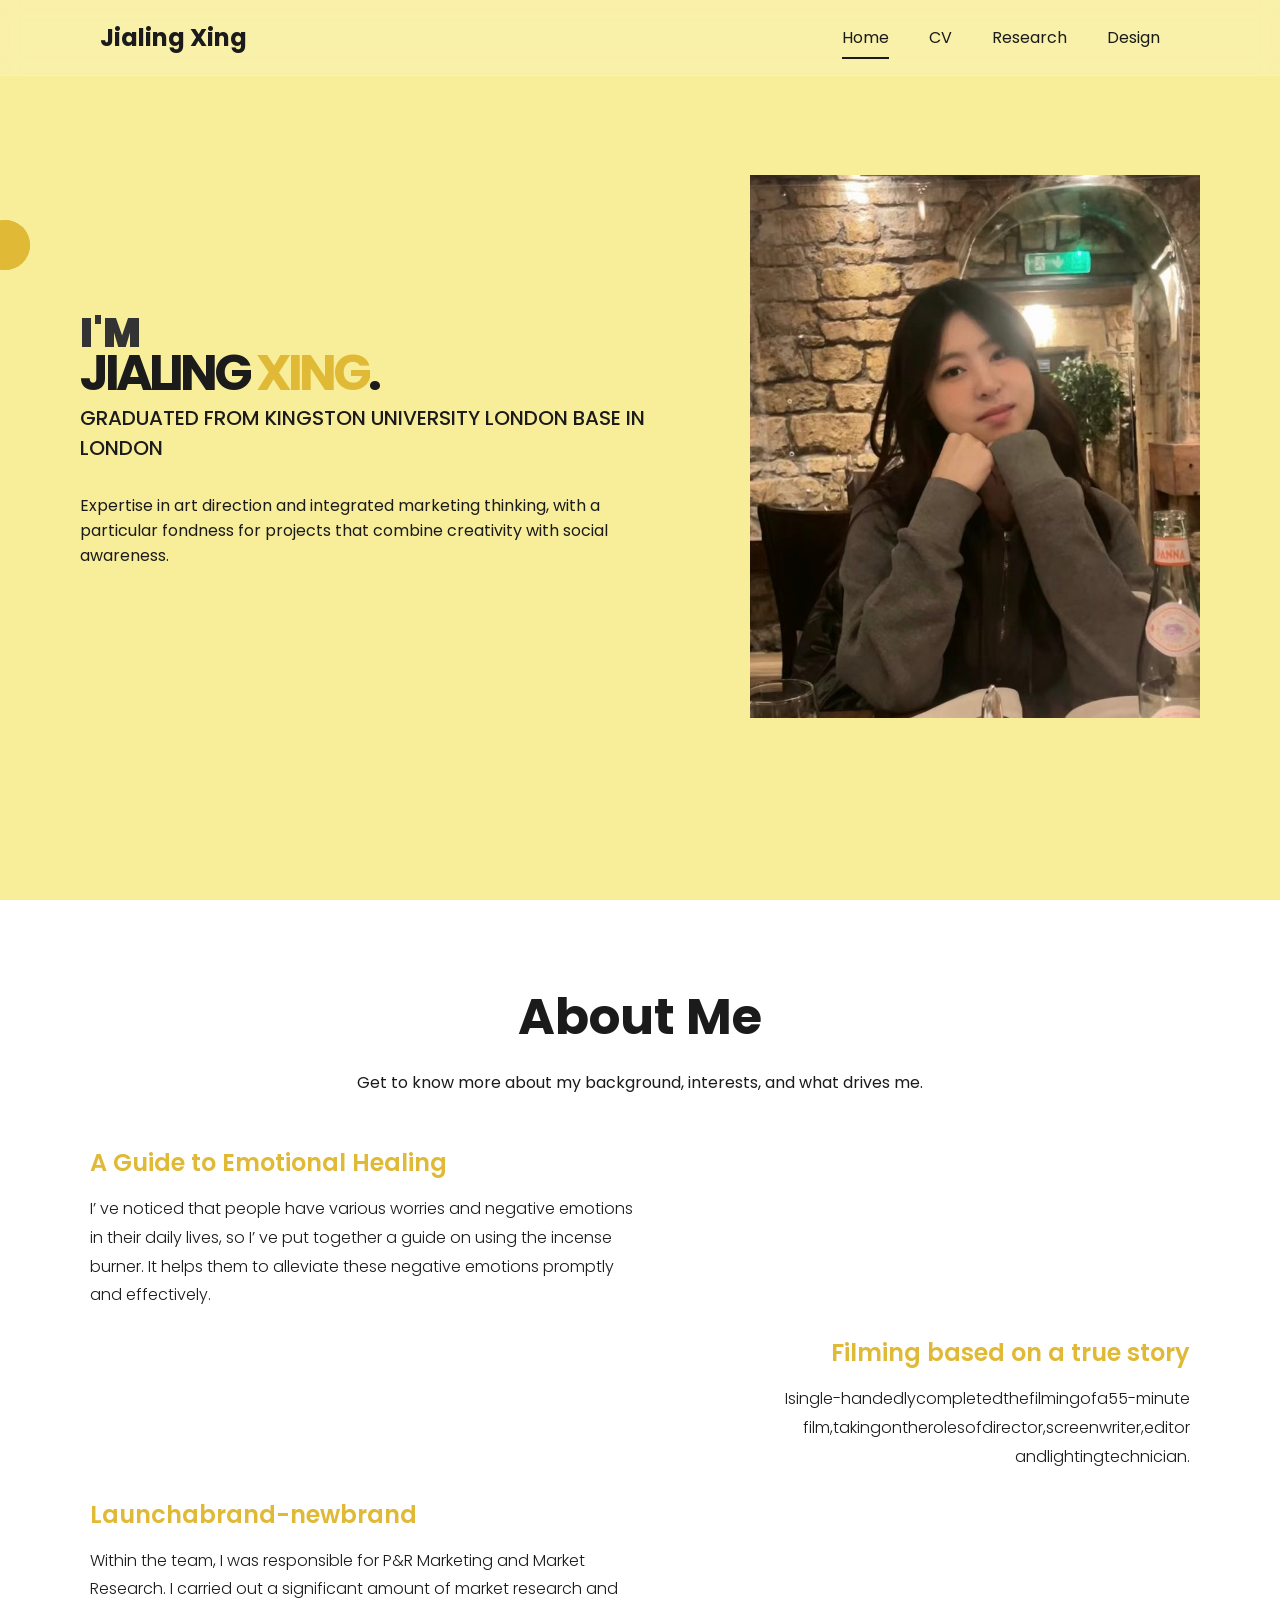
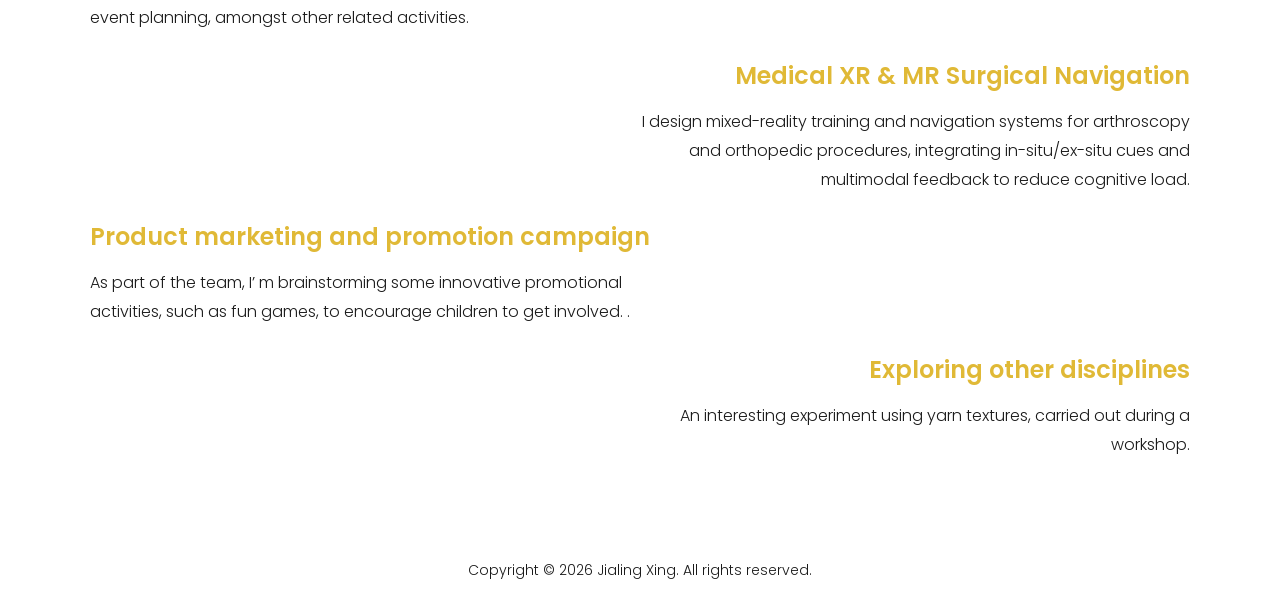
<file: index.html>
<!DOCTYPE html>
<html lang="en">

<head>
    <meta charset="UTF-8">
    <meta name="viewport" content="width=device-width, initial-scale=1.0">
    <title>Home - Jialing Xing Portfolio</title>
    <link rel="stylesheet" href="https://cdnjs.cloudflare.com/ajax/libs/font-awesome/5.15.3/css/all.min.css"
        integrity="sha512-iBBXm8fW90+nuLcSKlbmrPcLa0OT92xO1BIsZ+ywDWZCvqsWgccV3gFoRBv0z+8dLJgyAHIhR35VZc2oM/gI1w=="
        crossorigin="anonymous" referrerpolicy="no-referrer" />
    <link rel="stylesheet" href="./common.css">

    <!-- Home Page Styles -->
    <style>
        /* Home Page Container */
        .home-page-container {
            width: 100%;
            display: flex;
            flex-direction: column;
            align-items: center;
            justify-content: flex-start;
            background: transparent;
            scroll-snap-type: y mandatory;

        }

        /* Hero Section */
        .hero-section {
            display: flex;
            justify-content: space-between;
            align-items: center;
            height: 100dvh;
            padding: 0 80px;
            width: 100%;
            background-color: #F8EE99;
            gap: 60px;
        }

        .hero-content {
            flex: 1;
            max-width: 600px;
            z-index: 2;
        }

        .hero-animation {
            flex: 1;
            height: 80%;
            max-width: 600px;
            position: relative;
            z-index: 1;
            display: flex;
            align-items: center;
            justify-content: center;
        }

        .hero-greeting {
            color: var(--gray);
            font-size: 40px;
            text-transform: uppercase;
            font-weight: 900;
        }

        .hero-name {
            line-height: 20px;
            font-size: 50px;
            letter-spacing: -4px;
            text-transform: uppercase;
            color: var(--white);
            margin-bottom: 20px;
        }

        .hero-name-highlight {
            color: var(--primary);
        }

        .hero-title {
            color: var(--white);
            font-size: 20px;
            text-transform: uppercase;
            font-weight: 500;
            margin-bottom: 30px;
        }

        .hero-description {
            margin-bottom: 30px;
            color: var(--white);
        }

        .profile-image-wrapper {
            flex-basis: 50%;
        }

        .profile-image {
            width: 100%;
            max-width: 450px;
            height: auto;
            object-fit: cover;
        }

        .decorative-circles span {
            width: 50px;
            height: 50px;
            position: absolute;
            top: 220px;
            left: -20px;
            border-radius: 50%;
            background-color: var(--primary);
        }

        /* About Me Section */
        .about-section {
            width: 100%;
            max-width: 1200px;
            padding: 80px 50px;
            text-align: center;
            background: transparent;
            display: flex;
            flex-direction: column;
            justify-content: center;
            scroll-snap-align: start;
            scroll-snap-stop: always;
        }

        .about-section-title {
            font-size: 50px;
            color: var(--white);
            margin-bottom: 15px;
        }

        .about-section-description {
            color: var(--white);
            font-size: 16px;
        }

        .about-content-wrapper {
            display: grid;
            margin-top: 50px;
            width: 100%;
        }

        .about-introduction {
            text-align: left;
        }

        .about-subtitle {
            color: var(--primary);
            font-size: 24px;
            margin-bottom: 15px;
            margin-top: 25px;
            font-weight: 600;
        }

        .about-subtitle:first-child {
            margin-top: 0;
        }

        .about-paragraph {
            color: var(--white);
            line-height: 1.8;
            font-weight: 300;
            font-size: 16px;
        }

        /* Mobile Responsive Design */
        @media screen and (max-width: 768px) {

            /* Hero Section Mobile */
            .hero-section {
                flex-direction: column-reverse;
                padding: 20px;
                justify-content: center;
                gap: 30px;
            }

            .hero-content {
                flex: none;
                max-width: 100%;
                text-align: center;
            }

            .hero-animation {
                display: none;
            }

            .hero-greeting {
                font-size: 24px;
            }

            .hero-name {
                font-size: 32px;
                line-height: 1.2;
                letter-spacing: -2px;
                margin-bottom: 15px;
            }

            .hero-title {
                font-size: 14px;
                letter-spacing: 3px;
                margin-bottom: 20px;
            }

            .hero-description {
                width: 100%;
                font-size: 14px;
                margin-bottom: 25px;
            }

            /* About Section Mobile */
            .about-section {
                padding: 60px 20px;
            }

            .about-section-title {
                font-size: 32px;
                margin-bottom: 12px;
            }

            .about-section-description {
                font-size: 14px;
            }

            .about-content-wrapper {
                margin-top: 30px;
            }

            .about-introduction {
                text-align: center;
            }

            .about-subtitle {
                font-size: 20px;
                margin-top: 30px;
                margin-bottom: 12px;
                text-align: center !important;
            }

            .about-subtitle:first-child {
                margin-top: 0;
            }

            .about-paragraph {
                font-size: 14px;
                line-height: 1.7;
                width: 100% !important;
                text-align: center !important;
                margin-left: auto !important;
                margin-right: auto !important;
            }

            /* Decorative circles hide on mobile */
            .decorative-circles {
                display: none;
            }

            .profile-image {
                max-width: 260px;
            }
        }

        /* Tablet Responsive Design */
        @media screen and (max-width: 1024px) and (min-width: 769px) {
            .hero-section {
                padding: 0 40px;
                gap: 40px;
            }

            .hero-content {
                max-width: 450px;
            }

            .hero-animation {
                max-width: 450px;
            }

            .hero-greeting {
                font-size: 32px;
            }

            .hero-name {
                font-size: 42px;
            }

            .hero-title {
                font-size: 18px;
            }

            .hero-description {
                width: 90%;
            }

            .about-section {
                padding: 70px 40px;
            }

            .about-section-title {
                font-size: 42px;
            }

            .about-subtitle {
                font-size: 22px;
            }

            .about-paragraph {
                width: 70% !important;
            }


        }
    </style>
</head>

<body>
    <!-- Preloader -->


    <!-- Theme Toggle Buttons -->
   

    <header>
        <!-- Navigation Bar -->
        <nav class="navbar">
            <h1><a href="index.html" class="logo">Jialing Xing</a></h1>
            <ul class="navigation-menu">
                <li><a class="active" href="index.html">Home</a></li>
                <li><a href="cv.html">CV</a></li>
                <li><a href="research.html">Research</a></li>
                <li><a href="design.html">Design</a></li>
                <!-- <li><a href="contact.html">Contact</a></li> -->
            </ul>
            <i class="mobile-menu-toggle fas fa-bars" aria-label="Toggle menu"></i>
        </nav>

        <!-- Home Page Container -->
        <div class="home-page-container">
            <!-- Hero Section -->
            <section class="hero-section">
                <div class="hero-content">
                    <h3 class="hero-greeting">I'm</h3>
                    <h1 class="hero-name">Jialing <span class="hero-name-highlight"> Xing</span>.</h1>
                    <h4 class="hero-title">
                        Graduated from Kingston University London Base in London
                    </h4>
                    <p class="hero-description">Expertise in art direction and integrated marketing thinking, with a
                        particular fondness for
                        projects that combine creativity with social awareness.</p>
                </div>

                <div class="hero-image">
                    <img src="./images/profile.jpg" alt="Profile" class="profile-image">
                </div>
            </section>

            <!-- About Me Section -->
            <section class="about-section">
                <h1 class="about-section-title">About Me</h1>
                <p class="about-section-description">Get to know more about my background, interests, and what drives
                    me.</p>
                <div class="about-content-wrapper">
                    <div class="about-introduction">
                        <h3 class="about-subtitle" style="text-align: start;">A Guide to Emotional Healing</h3>
                        <p class="about-paragraph" style="text-align: left; width: 50%; margin-right: auto;">I’
                            ve noticed that people have various worries and
                            negative emotions in their daily lives, so I’
                            ve put
                            together a guide on using the incense burner. It helps
                            them to alleviate these negative emotions promptly and
                            effectively.</p>

                        <h3 class="about-subtitle" style="text-align: end;">Filming based on a true story
                        </h3>
                        <p class="about-paragraph" style="text-align: right; width: 50%; margin-left: auto;">
                            Isingle-handedlycompletedthefilmingofa55-minute
                            film,takingontherolesofdirector,screenwriter,editor
                            andlightingtechnician.</p>

                        <h3 class="about-subtitle" style="text-align: start;">Launchabrand-newbrand</h3>
                        <p class="about-paragraph" style="text-align: left; width: 50%; margin-right: auto;">Within the
                            team, I was responsible for P&R
                            Marketing and Market Research. I carried out a
                            significant amount of market research and event
                            planning, amongst other related activities.</p>

                        <h3 class="about-subtitle" style="text-align: end;">Medical XR & MR Surgical Navigation</h3>
                        <p class="about-paragraph" style="text-align: right; width: 50%; margin-left: auto;">I design
                            mixed-reality training and navigation systems for arthroscopy and orthopedic procedures,
                            integrating in-situ/ex-situ cues and multimodal feedback to reduce cognitive load.</p>


                        <h3 class="about-subtitle" style="text-align: start;">Product marketing and promotion campaign
                        </h3>
                        <p class="about-paragraph" style="text-align: left; width: 50%; margin-right: auto;">
                            As part of the team, I’
                            m brainstorming some innovative
                            promotional activities, such as fun games, to encourage
                            children to get involved.
                            .</p>


                        <h3 class="about-subtitle" style="text-align: end;">Exploring other disciplines</h3>
                        <p class="about-paragraph" style="text-align: right; width: 50%; margin-left: auto;">An
                            interesting experiment using yarn textures, carried out during a workshop.</p>








                    </div>

                </div>
            </section>

            <footer>
                <p>Copyright © 2026 Jialing Xing. All rights reserved.</p>
            </footer>
        </div>

        <!-- Decorative Elements -->
        <div class="decorative-circles">
            <span></span>
            <span></span>
        </div>
    </header>

    <script src="./main.js"></script>
</body>
</html>
</file>
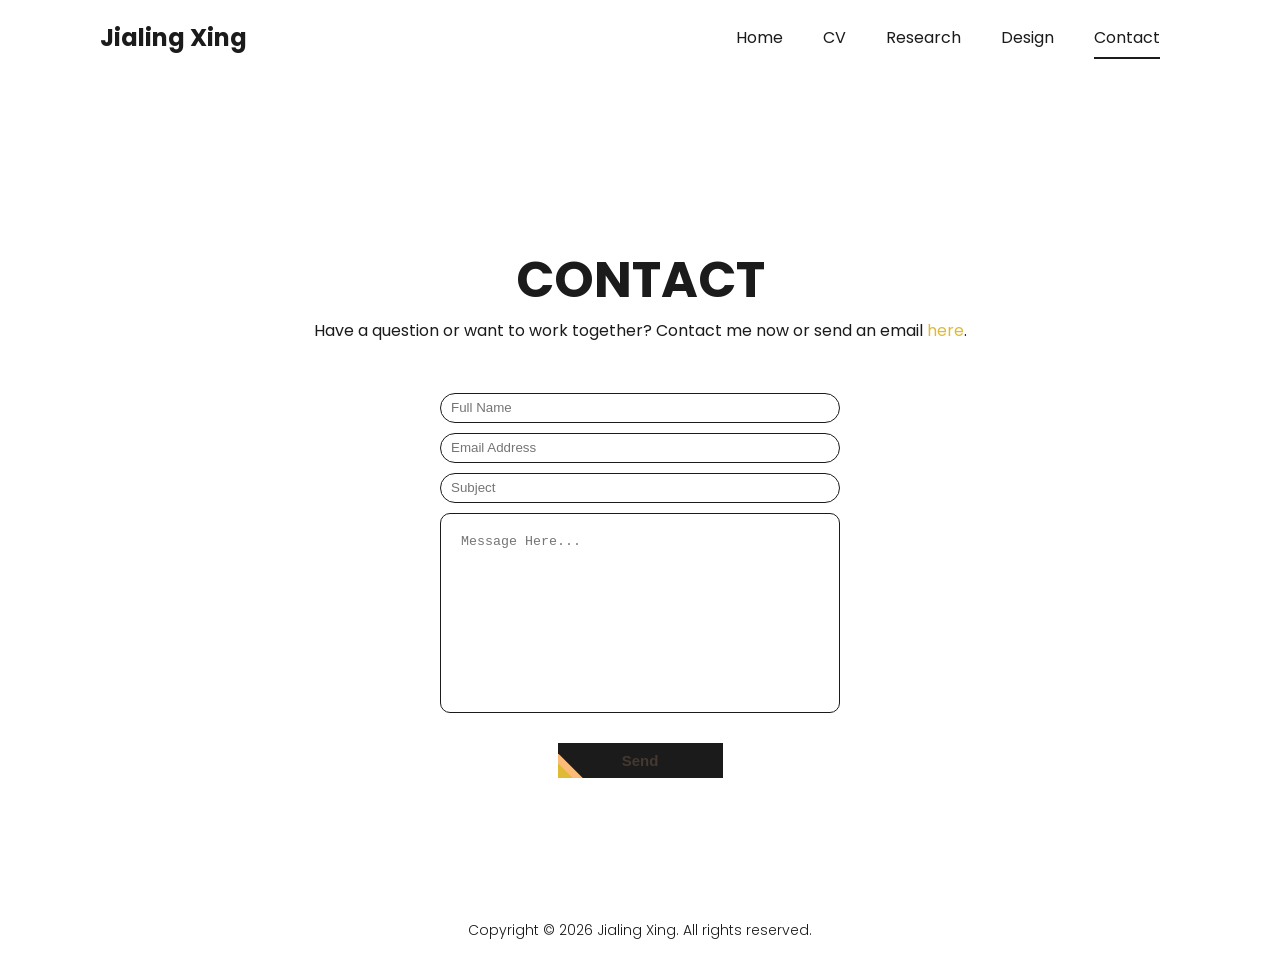
<file: contact.html>
<!DOCTYPE html>
<html lang="en">

<head>
    <meta charset="UTF-8">
    <meta name="viewport" content="width=device-width, initial-scale=1.0">
    <title>Contact - Jialing Xing Portfolio</title>
    <link rel="stylesheet" href="https://cdnjs.cloudflare.com/ajax/libs/font-awesome/5.15.3/css/all.min.css"
        integrity="sha512-iBBXm8fW90+nuLcSKlbmrPcLa0OT92xO1BIsZ+ywDWZCvqsWgccV3gFoRBv0z+8dLJgyAHIhR35VZc2oM/gI1w=="
        crossorigin="anonymous" referrerpolicy="no-referrer" />
    <link rel="stylesheet" href="./common.css">

    <!-- Contact Page Styles -->
    <style>
        .contact-container {
            text-align: center;
        }

        .contact-form {
            margin-top: 50px;
        }

        .contact-form input {
            margin-bottom: 10px;
            height: 30px;
            padding: 10px;
            outline: none;
            color: var(--white);
            background-color: transparent;
            border: 1px solid var(--white);
            border-radius: 30px;
            display: block;
            width: 400px;
        }

        .contact-form textarea {
            color: var(--white);
            margin-bottom: 30px;
            height: 200px;
            padding: 20px;
            outline: none;
            background-color: transparent;
            border: 1px solid var(--white);
            border-radius: 10px;
            display: block;
            width: 400px;
            resize: none;
        }

        .notification {
            position: fixed;
            top: 30px;
            right: 30px;
            min-width: 260px;
            padding: 16px 22px;
            border-radius: 12px;
            color: var(--white);
            background: rgba(0, 0, 0, 0.75);
            box-shadow: 0 10px 40px rgba(0, 0, 0, 0.4);
            opacity: 0;
            pointer-events: none;
            transform: translateY(-20px);
            transition: opacity 0.3s ease, transform 0.3s ease;
            z-index: 999;
        }

        .notification.show {
            opacity: 1;
            pointer-events: auto;
            transform: translateY(0);
        }

        .notification.success {
            background: rgba(46, 204, 113, 0.9);
        }

        .notification.error {
            background: rgba(231, 76, 60, 0.9);
        }

        @media screen and (max-width:905px) {
            .contact-form input {
                width: 300px;
            }

            .contact-form textarea {
                width: 300px;
            }
        }
    </style>
</head>

<body>
     
  
    <header>
        <nav class="navbar">
            <h1><a href="index.html" class="logo">Jialing Xing</a></h1>
            <ul class="navigation-menu">
                <li><a href="index.html">Home</a></li>
                <li><a href="cv.html">CV</a></li>
                <li><a href="research.html">Research</a></li>
                <li><a href="design.html">Design</a></li>
                <li><a class="active" href="contact.html">Contact</a></li>
            </ul>
            <i class="mobile-menu-toggle fas fa-bars" aria-label="Toggle menu"></i>
        </nav>

        <section class="section" style="height: 100vh;">
            <h1 class="section-title">Contact</h1>
            <p class="section-desc">Have a question or want to work together? Contact me now or send an email <a
                    href="mailto:xjl15215998587@163.com">here</a>.</p>
            <div class="contact-container">
                <form class="contact-form form">
                    <input type="text" name="name" placeholder="Full Name" data-i18n-placeholder="contact.form.name" required>
                    <input type="email" name="email" placeholder="Email Address" data-i18n-placeholder="contact.form.email" required>
                    <input type="text" name="subject" placeholder="Subject" data-i18n-placeholder="contact.form.subject" required>
                    <textarea name="message" placeholder="Message Here..." data-i18n-placeholder="contact.form.message" required></textarea>
                    <button class="btn" type="submit"><span>Send</span></button>
                </form>
            </div>
        </section>

        <div class="notification" id="notification" role="status" aria-live="polite"></div>

        <footer>
            <p>Copyright © 2026 Jialing Xing. All rights reserved.</p>
        </footer>
    </header>

    <script src="./main.js"></script>
</body>

</html>
</file>
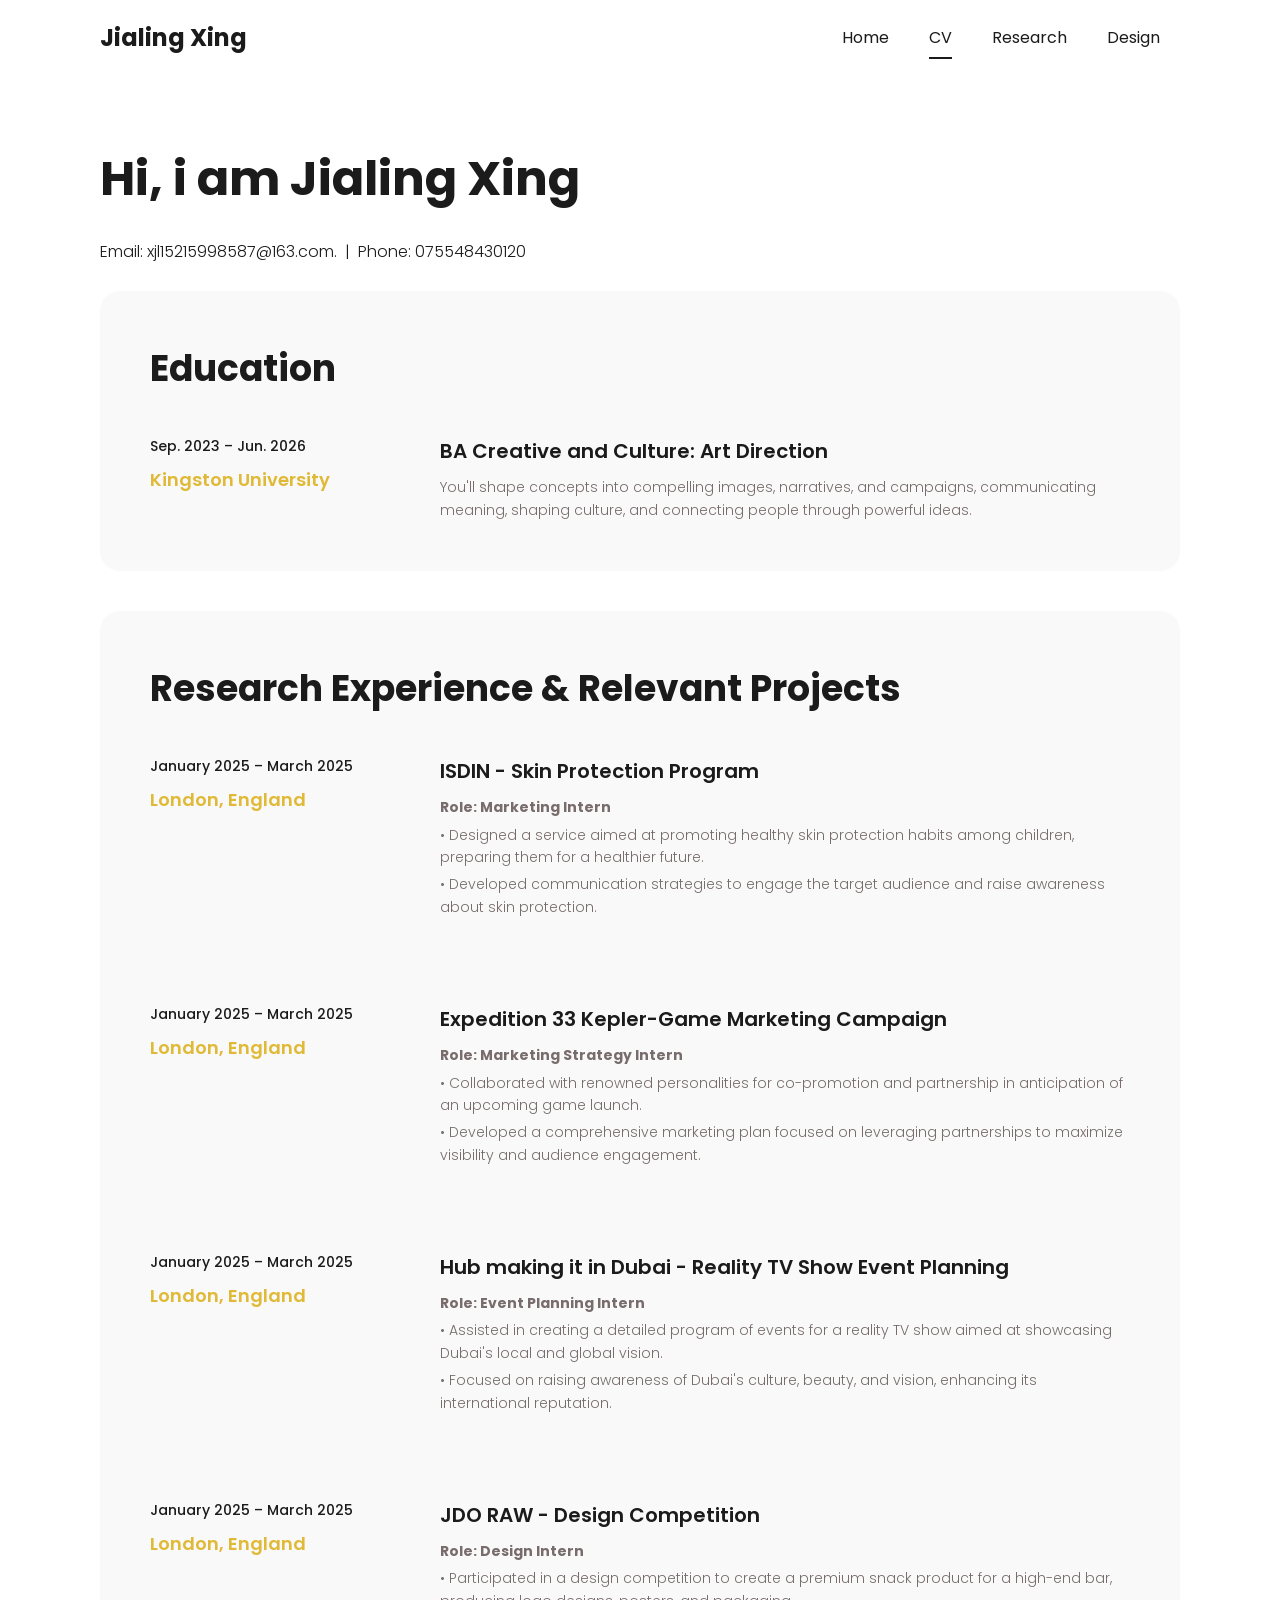
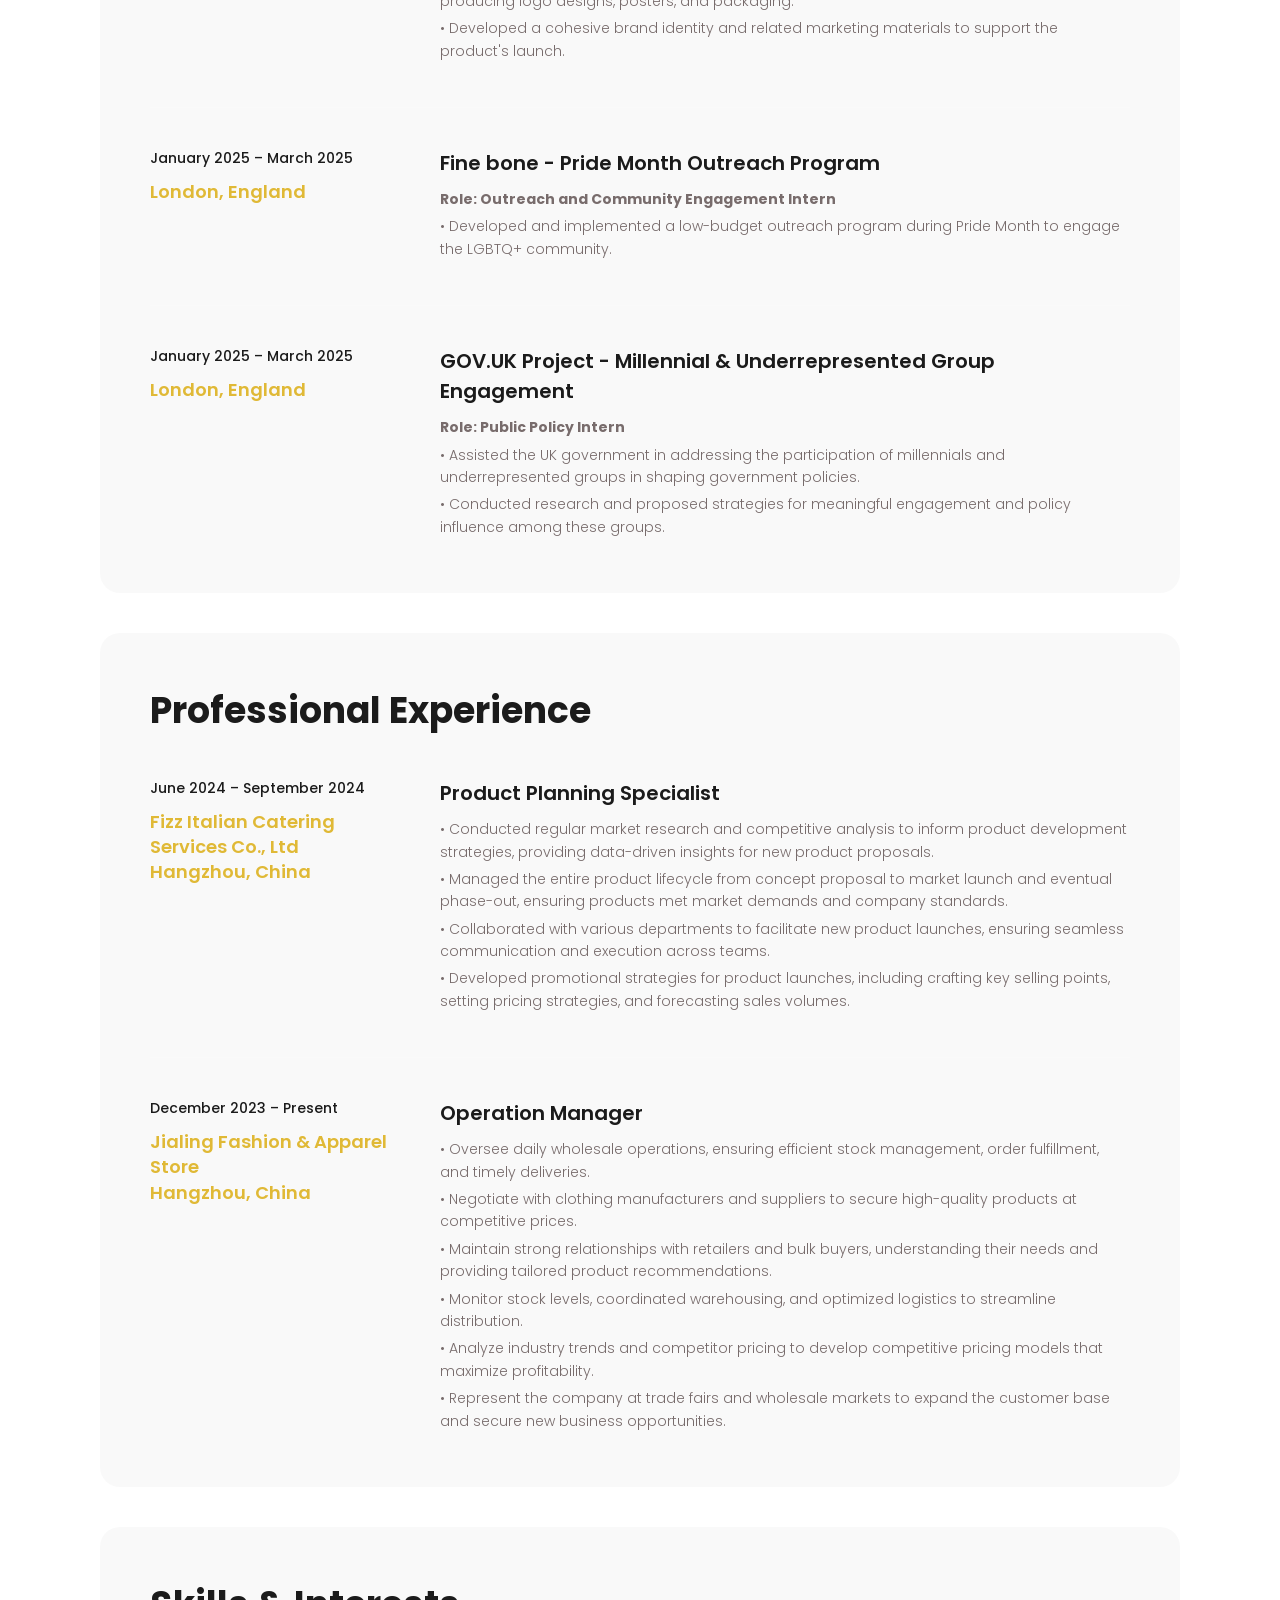
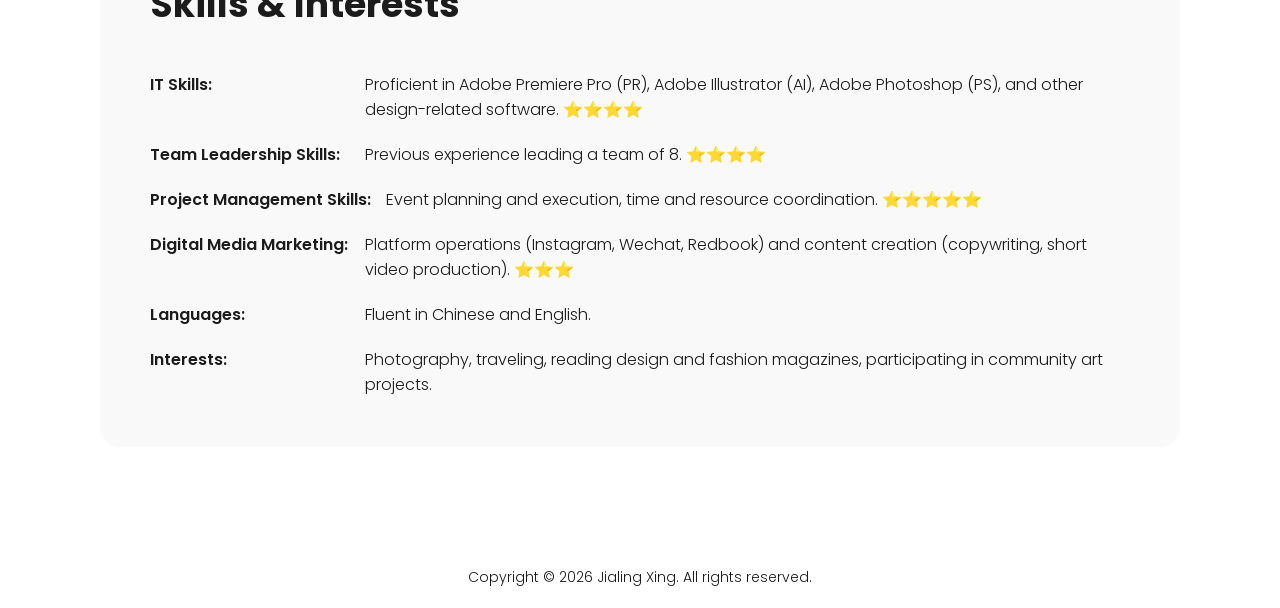
<file: cv.html>
<!DOCTYPE html>
<html lang="en">

<head>
    <meta charset="UTF-8">
    <meta name="viewport" content="width=device-width, initial-scale=1.0">
    <title>CV - Jialing Xing Portfolio</title>
    <link rel="stylesheet" href="https://cdnjs.cloudflare.com/ajax/libs/font-awesome/5.15.3/css/all.min.css"
        integrity="sha512-iBBXm8fW90+nuLcSKlbmrPcLa0OT92xO1BIsZ+ywDWZCvqsWgccV3gFoRBv0z+8dLJgyAHIhR35VZc2oM/gI1w=="
        crossorigin="anonymous" referrerpolicy="no-referrer" />
    <link rel="stylesheet" href="./common.css">



    <!-- CV Page Styles -->
    <style>
        .cv-container {
            max-width: 1200px;
            margin: 0 auto;
            padding: 150px 60px 60px;
        }

   

        .cv-intro h1 {
            font-size: 48px;
            color: var(--white);
            margin-bottom: 30px;
            line-height: 1.2;
        }

        .cv-intro p {
            color: var(--white);
            font-size: 16px;
            line-height: 1.8;
            font-weight: 300;
        }

        .cv-section {
            background: rgba(219, 219, 219, 0.18);
            padding: 50px;
            margin-bottom: 40px;
            border-radius: 20px;
            backdrop-filter: blur(10px);
        }

        .cv-section-title {
            font-size: 36px;
            color: var(--white);
            margin-bottom: 40px;
            font-weight: 700;
        }

        .cv-item {
            display: grid;
            grid-template-columns: 250px 1fr;
            gap: 40px;
            margin-bottom: 40px;
            padding-bottom: 40px;
            border-bottom: 1px solid rgba(255, 255, 255, 0.1);
        }

        .cv-item:last-child {
            margin-bottom: 0;
            padding-bottom: 0;
            border-bottom: none;
        }

        .cv-item-left {
            color: var(--white);
        }

        .cv-time {
            font-size: 14px;
            font-weight: 500;
            margin-bottom: 10px;
            color: var(--white);
        }

        .cv-institution {
            font-size: 18px;
            font-weight: 600;
            color: var(--primary);
            line-height: 1.4;
        }

        .cv-item-right {
            color: var(--white);
        }

        .cv-position {
            font-size: 20px;
            font-weight: 600;
            margin-bottom: 10px;
            color: var(--white);
        }

        .cv-details {
            font-size: 14px;
            line-height: 1.6;
            font-weight: 300;
            color: var(--grey-text);
        }

        .cv-details-item {
            margin-bottom: 5px;
        }

        .cv-link {
            color: var(--primary);
            text-decoration: underline;
            transition: all 0.3s;
        }

        .cv-link:hover {
            color: var(--secondary);
        }

        /* Publications Section */
        .publication-item {
            margin-bottom: 25px;
            position: relative;
            color: var(--white);
            font-size: 14px;
            line-height: 1.8;
        }



        .author-highlight {
            color: var(--primary);
            font-weight: 600;
        }

        /* Skills Section */
        .skills-grid {
            display: grid;
            grid-template-columns: 1fr;
            gap: 20px;
        }

        .skill-item {
            display: flex;
            gap: 15px;
        }

        .skill-label {
            font-weight: 600;
            color: var(--white);
            min-width: 200px;
        }

        .skill-value {
            color: var(--white);
            font-weight: 300;
        }

        /* Responsive Design for Mobile */
        @media screen and (max-width: 768px) {
            .cv-container {
                padding: 120px 20px 40px;
            }

            .cv-intro h1 {
                font-size: 28px;
                margin-bottom: 20px;
            }

            .cv-intro p {
                font-size: 14px;
            }

            .cv-section {
                padding: 30px 20px;
                margin-bottom: 30px;
            }

            .cv-section-title {
                font-size: 28px;
                margin-bottom: 30px;
            }

            .cv-item {
                grid-template-columns: 1fr;
                gap: 20px;
                padding-bottom: 30px;
                margin-bottom: 30px;
            }

            .cv-item-left {
                padding-bottom: 15px;
                border-bottom: 1px solid rgba(255, 255, 255, 0.1);
            }

            .cv-time {
                font-size: 13px;
                margin-bottom: 8px;
            }

            .cv-institution {
                font-size: 16px;
            }

            .cv-position {
                font-size: 18px;
            }

            .cv-details {
                font-size: 13px;
            }

            .publication-item {
                font-size: 13px;
                padding-left: 15px;
                margin-bottom: 20px;
            }

            .skills-grid {
                gap: 15px;
            }

            .skill-item {
                flex-direction: column;
                gap: 8px;
            }

            .skill-label {
                min-width: auto;
                font-size: 14px;
            }

            .skill-value {
                font-size: 13px;
            }
        }

        /* Tablet Responsive */
        @media screen and (max-width: 1024px) and (min-width: 769px) {
            .cv-container {
                padding: 130px 40px 50px;
            }

            .cv-intro h1 {
                font-size: 40px;
            }

            .cv-section {
                padding: 40px;
            }

            .cv-item {
                grid-template-columns: 200px 1fr;
                gap: 30px;
            }
        }
    </style>
</head>

<body>
     
  
    <header>
        <nav class="navbar">
            <h1><a href="index.html" class="logo">Jialing Xing</a></h1>
            <ul class="navigation-menu">
                <li><a href="index.html">Home</a></li>
                <li><a class="active" href="cv.html">CV</a></li>
                <li><a href="research.html">Research</a></li>
                <li><a href="design.html">Design</a></li>
                <!-- <li><a href="contact.html">Contact</a></li> -->
            </ul>
            <i class="mobile-menu-toggle fas fa-bars" aria-label="Toggle menu"></i>
        </nav>

        <div class="cv-container">
            <!-- Introduction -->
            <div class="cv-intro">
                <h1>Hi, i am Jialing Xing</h1>
                <p>Email: xjl15215998587@163.com. &nbsp;|&nbsp; Phone: 075548430120</p><br/>
                <!-- <p>A design technology researcher and practitioner with expertise in XR development, motion capture systems, and human-computer interaction. Currently pursuing a Master's degree in Design Technology at Cornell University with a focus on developing immersive environments and intelligent interaction systems for healthcare and education.</p> -->
            </div>

            <!-- Education Section -->
            <section class="cv-section">
                <h2 class="cv-section-title">Education</h2>

                <div class="cv-item">
                    <div class="cv-item-left">
                        <p class="cv-time">Sep. 2023 – Jun. 2026</p>
                        <p class="cv-institution">Kingston University</p>
                    </div>
                    <div class="cv-item-right">
                        <h3 class="cv-position">BA Creative and Culture: Art Direction</h3>
                        <div class="cv-details">
                            <p>
                                You'll shape concepts into compelling images, narratives, and campaigns, communicating meaning, shaping culture, and
connecting people through powerful ideas.
                            </p>
                        </div>
                    </div>
                </div>

             
            </section>

            <!-- Research Experience & Relevant Projects Section -->
            <section class="cv-section">
                <h2 class="cv-section-title">Research Experience & Relevant Projects</h2>

                <div class="cv-item">
                    <div class="cv-item-left">
                        <p class="cv-time">January 2025 – March 2025</p>
                        <p class="cv-institution">London, England</p>
                    </div>
                    <div class="cv-item-right">
                        <h3 class="cv-position">ISDIN - Skin Protection Program</h3>
                        <div class="cv-details">
                            <p class="cv-details-item"><strong>Role: Marketing Intern</strong></p>
                            <p class="cv-details-item">• Designed a service aimed at promoting healthy skin protection habits among children, preparing them for a healthier future.</p>
                            <p class="cv-details-item">• Developed communication strategies to engage the target audience and raise awareness about skin protection.</p>
                        </div>
                    </div>
                </div>

                <div class="cv-item">
                    <div class="cv-item-left">
                        <p class="cv-time">January 2025 – March 2025</p>
                        <p class="cv-institution">London, England</p>
                    </div>
                    <div class="cv-item-right">
                        <h3 class="cv-position">Expedition 33 Kepler-Game Marketing Campaign</h3>
                        <div class="cv-details">
                            <p class="cv-details-item"><strong>Role: Marketing Strategy Intern</strong></p>
                            <p class="cv-details-item">• Collaborated with renowned personalities for co-promotion and partnership in anticipation of an upcoming game launch.</p>
                            <p class="cv-details-item">• Developed a comprehensive marketing plan focused on leveraging partnerships to maximize visibility and audience engagement.</p>
                        </div>
                    </div>
                </div>

                <div class="cv-item">
                    <div class="cv-item-left">
                        <p class="cv-time">January 2025 – March 2025</p>
                        <p class="cv-institution">London, England</p>
                    </div>
                    <div class="cv-item-right">
                        <h3 class="cv-position">Hub making it in Dubai - Reality TV Show Event Planning</h3>
                        <div class="cv-details">
                            <p class="cv-details-item"><strong>Role: Event Planning Intern</strong></p>
                            <p class="cv-details-item">• Assisted in creating a detailed program of events for a reality TV show aimed at showcasing Dubai's local and global vision.</p>
                            <p class="cv-details-item">• Focused on raising awareness of Dubai's culture, beauty, and vision, enhancing its international reputation.</p>
                        </div>
                    </div>
                </div>

                <div class="cv-item">
                    <div class="cv-item-left">
                        <p class="cv-time">January 2025 – March 2025</p>
                        <p class="cv-institution">London, England</p>
                    </div>
                    <div class="cv-item-right">
                        <h3 class="cv-position">JDO RAW - Design Competition</h3>
                        <div class="cv-details">
                            <p class="cv-details-item"><strong>Role: Design Intern</strong></p>
                            <p class="cv-details-item">• Participated in a design competition to create a premium snack product for a high-end bar, producing logo designs, posters, and packaging.</p>
                            <p class="cv-details-item">• Developed a cohesive brand identity and related marketing materials to support the product's launch.</p>
                        </div>
                    </div>
                </div>

                <div class="cv-item">
                    <div class="cv-item-left">
                        <p class="cv-time">January 2025 – March 2025</p>
                        <p class="cv-institution">London, England</p>
                    </div>
                    <div class="cv-item-right">
                        <h3 class="cv-position">Fine bone - Pride Month Outreach Program</h3>
                        <div class="cv-details">
                            <p class="cv-details-item"><strong>Role: Outreach and Community Engagement Intern</strong></p>
                            <p class="cv-details-item">• Developed and implemented a low-budget outreach program during Pride Month to engage the LGBTQ+ community.</p>
                        </div>
                    </div>
                </div>

                <div class="cv-item">
                    <div class="cv-item-left">
                        <p class="cv-time">January 2025 – March 2025</p>
                        <p class="cv-institution">London, England</p>
                    </div>
                    <div class="cv-item-right">
                        <h3 class="cv-position">GOV.UK Project - Millennial & Underrepresented Group Engagement</h3>
                        <div class="cv-details">
                            <p class="cv-details-item"><strong>Role: Public Policy Intern</strong></p>
                            <p class="cv-details-item">• Assisted the UK government in addressing the participation of millennials and underrepresented groups in shaping government policies.</p>
                            <p class="cv-details-item">• Conducted research and proposed strategies for meaningful engagement and policy influence among these groups.</p>
                        </div>
                    </div>
                </div>

            </section>

            <!-- Publications Section -->
            <!-- <section class="cv-section">
                <h2 class="cv-section-title">Publications</h2>

                <div class="publication-item">
                    <strong>[1].&nbsp; </strong> Guo, Y., and <span class="author-highlight">Zhou, D.</span> "The Application of Gestalt Psychology's Principles of Visual Perception in Subway Spatial Visual Orientation." Da Zhong Wen Yi, vol. 8, 2023.
                </div>

                <div class="publication-item">
                    <strong>[2].&nbsp; </strong> Zhang, H., and <span class="author-highlight">Zhou, D.</span> "Effects of Daylight Intensity on Emotion Regulation in a Virtual Healing Space." Human Factors in Design, Engineering, and Computing, vol. 159, 2024, pp. 1178–1186.
                </div>

                <div class="publication-item">
                    <strong>[3].&nbsp; </strong> Li, Y., Ma, Z., Han, X., <span class="author-highlight">Zhou, D.</span>, & Wang, Z. (Under Review). A Multi-Objective Optimization Method for UI Interfaces Integrating NSGA-II and Simulated Annealing. Scientific Reports. (Under second-round review)
                </div>
            </section> -->

            <!-- Professional Experience Section -->
            <section class="cv-section">
                <h2 class="cv-section-title">Professional Experience</h2>

                <div class="cv-item">
                    <div class="cv-item-left">
                        <p class="cv-time">June 2024 – September 2024</p>
                        <p class="cv-institution">Fizz Italian Catering Services Co., Ltd</p>
                        <p class="cv-institution">Hangzhou, China</p>
                    </div>
                    <div class="cv-item-right">
                        <h3 class="cv-position">Product Planning Specialist</h3>
                        <div class="cv-details">
                            <p class="cv-details-item">• Conducted regular market research and competitive analysis to inform product development strategies, providing data-driven insights for new product proposals.</p>
                            <p class="cv-details-item">• Managed the entire product lifecycle from concept proposal to market launch and eventual phase-out, ensuring products met market demands and company standards.</p>
                            <p class="cv-details-item">• Collaborated with various departments to facilitate new product launches, ensuring seamless communication and execution across teams.</p>
                            <p class="cv-details-item">• Developed promotional strategies for product launches, including crafting key selling points, setting pricing strategies, and forecasting sales volumes.</p>
                        </div>
                    </div>
                </div>

                <div class="cv-item">
                    <div class="cv-item-left">
                        <p class="cv-time">December 2023 – Present</p>
                        <p class="cv-institution">Jialing Fashion & Apparel Store</p>
                        <p class="cv-institution">Hangzhou, China</p>
                    </div>
                    <div class="cv-item-right">
                        <h3 class="cv-position">Operation Manager</h3>
                        <div class="cv-details">
                            <p class="cv-details-item">• Oversee daily wholesale operations, ensuring efficient stock management, order fulfillment, and timely deliveries.</p>
                            <p class="cv-details-item">• Negotiate with clothing manufacturers and suppliers to secure high-quality products at competitive prices.</p>
                            <p class="cv-details-item">• Maintain strong relationships with retailers and bulk buyers, understanding their needs and providing tailored product recommendations.</p>
                            <p class="cv-details-item">• Monitor stock levels, coordinated warehousing, and optimized logistics to streamline distribution.</p>
                            <p class="cv-details-item">• Analyze industry trends and competitor pricing to develop competitive pricing models that maximize profitability.</p>
                            <p class="cv-details-item">• Represent the company at trade fairs and wholesale markets to expand the customer base and secure new business opportunities.</p>
                        </div>
                    </div>
                </div>
            </section>

            <!-- Skills Section -->
            <section class="cv-section">
                <h2 class="cv-section-title">Skills & Interests</h2>

                <div class="skills-grid">
                    <div class="skill-item">
                        <span class="skill-label">IT Skills:</span>
                        <span class="skill-value">Proficient in Adobe Premiere Pro (PR), Adobe Illustrator (AI), Adobe Photoshop (PS), and other design-related software. ⭐⭐⭐⭐</span>
                    </div>

                    <div class="skill-item">
                        <span class="skill-label">Team Leadership Skills:</span>
                        <span class="skill-value">Previous experience leading a team of 8. ⭐⭐⭐⭐</span>
                    </div>

                    <div class="skill-item">
                        <span class="skill-label">Project Management Skills:</span>
                        <span class="skill-value">Event planning and execution, time and resource coordination. ⭐⭐⭐⭐⭐</span>
                    </div>

                    <div class="skill-item">
                        <span class="skill-label">Digital Media Marketing:</span>
                        <span class="skill-value">Platform operations (Instagram, Wechat, Redbook) and content creation (copywriting, short video production). ⭐⭐⭐</span>
                    </div>

                    <div class="skill-item">
                        <span class="skill-label">Languages:</span>
                        <span class="skill-value">Fluent in Chinese and English.</span>
                    </div>

                    <div class="skill-item">
                        <span class="skill-label">Interests:</span>
                        <span class="skill-value">Photography, traveling, reading design and fashion magazines, participating in community art projects.</span>
                    </div>
                </div>
            </section>
        </div>

        <footer>
            <p>Copyright © 2026 Jialing Xing. All rights reserved.</p>
        </footer>
    </header>

    <script src="./main.js"></script>
</body>

</html>
</file>
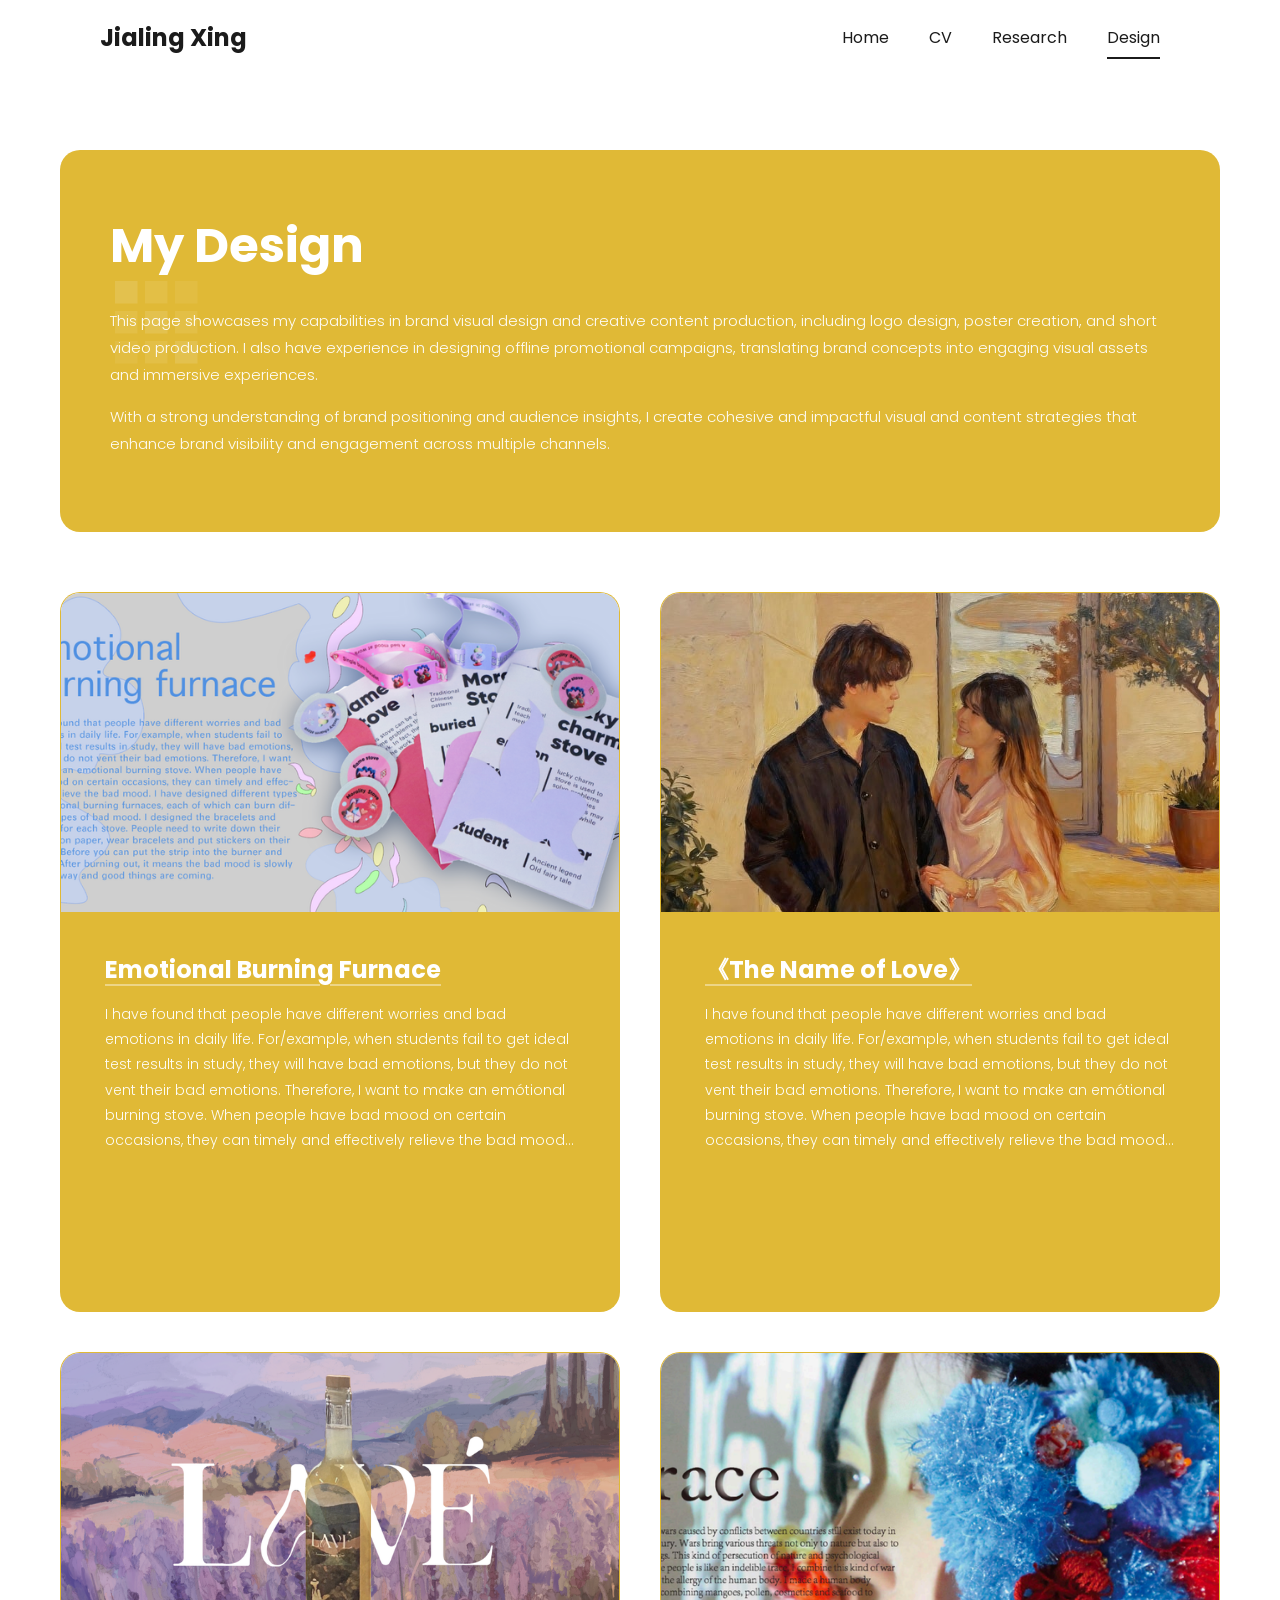
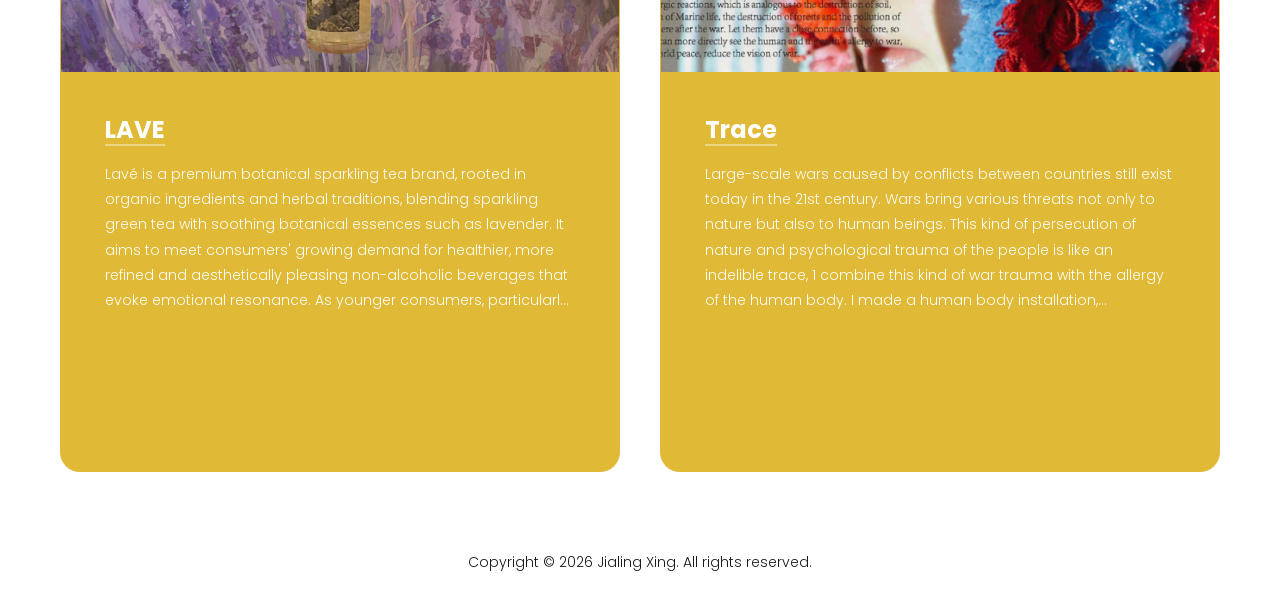
<file: design.html>
<!DOCTYPE html>
<html lang="en">

<head>
    <meta charset="UTF-8">
    <meta name="viewport" content="width=device-width, initial-scale=1.0">
    <title>Design - Jialing Xing Portfolio</title>
    <link rel="stylesheet" href="https://cdnjs.cloudflare.com/ajax/libs/font-awesome/5.15.3/css/all.min.css"
        integrity="sha512-iBBXm8fW90+nuLcSKlbmrPcLa0OT92xO1BIsZ+ywDWZCvqsWgccV3gFoRBv0z+8dLJgyAHIhR35VZc2oM/gI1w=="
        crossorigin="anonymous" referrerpolicy="no-referrer" />
    <link rel="stylesheet" href="./common.css">

    <!-- Design Page Styles -->
    <style>
        .design-wrapper {
            max-width: 1400px;
            margin: 0 auto;
            padding: 150px 60px 60px;
        }

        /* Design Header Section */
        .design-header {
            background: var(--primary);
            backdrop-filter: blur(10px);
            border-radius: 20px;
            padding: 60px 50px;
            margin-bottom: 60px;
            position: relative;
        }

        .design-header::before {
            content: '';
            position: absolute;
            left: 40px;
            top: 50%;
            transform: translateY(-50%);
            width: 150px;
            height: 150px;
            background: url('data:image/svg+xml,<svg xmlns="http://www.w3.org/2000/svg" viewBox="0 0 100 100"><rect x="10" y="10" width="15" height="15" fill="rgba(255,255,255,0.3)"/><rect x="30" y="10" width="15" height="15" fill="rgba(255,255,255,0.2)"/><rect x="50" y="10" width="15" height="15" fill="rgba(255,255,255,0.15)"/><rect x="10" y="30" width="15" height="15" fill="rgba(255,255,255,0.2)"/><rect x="30" y="30" width="15" height="15" fill="rgba(255,255,255,0.3)"/><rect x="50" y="30" width="15" height="15" fill="rgba(255,255,255,0.2)"/><rect x="10" y="50" width="15" height="15" fill="rgba(255,255,255,0.15)"/><rect x="30" y="50" width="15" height="15" fill="rgba(255,255,255,0.2)"/><rect x="50" y="50" width="15" height="15" fill="rgba(255,255,255,0.3)"/></svg>');
            background-size: contain;
            opacity: 0.4;
        }

        .design-header-content {
            position: relative;
            z-index: 1;
            margin-left: auto;
        }

        .design-header h1 {
            font-size: 48px;
            color: white;
            margin-bottom: 25px;
            font-weight: 700;
        }

        .design-header p {
            color: rgba(255, 255, 255, 0.95);
            font-size: 15px;
            line-height: 1.8;
            font-weight: 300;
            margin-bottom: 15px;
        }

        /* Design Projects */
        .design-projects {
            display: grid;
            grid-template-columns: repeat(2, 1fr);
            gap: 40px;
        }

        .design-project {
            background: rgba(255, 255, 255, 0.03);

            transition: all 0.3s ease;
        }

        .design-project:hover {
            transform: translateY(-8px);
            box-shadow: 0 20px 40px rgba(139, 251, 255, 0.2);
        }

        .design-project-image {
            width: 100%;
            height: 320px;
            overflow: hidden;
            position: relative;
        }

        .design-project-image img {
            width: 100%;
            height: 100%;
            border-radius: 20px 20px 0px 0px;
            object-fit: cover;
            transition: transform 0.5s ease;
            border: 1px solid var(--primary);
            border-bottom: none;
        }


        .design-project-info {
            height: 400px;
            padding: 40px 45px;
            background: var(--primary);
            backdrop-filter: blur(10px);
            border-radius: 0px 0px 20px 20px;
        }

        .design-project-title {
            font-size: 24px;
            color: white;
            margin-bottom: 15px;
            font-weight: 700;
            text-decoration: underline;
            text-decoration-color: rgba(255, 255, 255, 0.4);
            text-underline-offset: 6px;
        }

        .design-project-description {
            color: rgba(255, 255, 255, 0.95);
            font-size: 14px;
            line-height: 1.8;
            font-weight: 300;
            /* 多行文本截断CSS */
            display: -webkit-box;
            -webkit-line-clamp: 6;
            /* 限制显示4行 */
            -webkit-box-orient: vertical;
            overflow: hidden;
            text-overflow: ellipsis;
            max-height: calc(1.8em * 6);
            /* 行高 × 行数 */
        }

        /* Responsive */
        @media screen and (max-width: 1024px) {
            .design-wrapper {
                padding: 100px 30px 50px;
            }

            .design-projects {
                gap: 30px;
            }

            .design-project-image {
                height: 280px;
            }

            .design-project-info {
                height: auto;
                padding: 35px 30px;
            }
        }

        @media screen and (max-width: 768px) {
            .design-wrapper {
                padding: 100px 20px 40px;
            }

            .design-projects {
                grid-template-columns: 1fr;
                gap: 30px;
            }

            .design-header {
                padding: 40px 30px;
                margin-bottom: 40px;
            }

            .design-header::before {
                width: 80px;
                height: 80px;
                left: 20px;
            }

            .design-header h1 {
                font-size: 32px;
                margin-bottom: 20px;
            }

            .design-header p {
                font-size: 14px;
            }

            .design-project-image {
                height: 300px;
            }

            .design-project-info {
                padding: 30px 25px;
            }

            .design-project-title {
                font-size: 20px;
            }

            .design-project-description {
                font-size: 13px;
            }
        }
    </style>
</head>

<body>

  
    <header>
        <nav class="navbar">
            <h1><a href="index.html" class="logo">Jialing Xing</a></h1>
            <ul class="navigation-menu">
                <li><a href="index.html">Home</a></li>
                <li><a href="cv.html">CV</a></li>
                <li><a href="research.html">Research</a></li>
                <li><a class="active" href="design.html">Design</a></li>
                <!-- <li><a href="contact.html">Contact</a></li> -->
            </ul>
            <i class="mobile-menu-toggle fas fa-bars" aria-label="Toggle menu"></i>
        </nav>

        <div class="design-wrapper">
            <!-- Design Header -->
            <div class="design-header">
                <div class="design-header-content">
                    <h1>My Design</h1>
                    <p>
                     This page showcases my capabilities in brand visual design and creative content production, including logo design, poster creation, and short video production. I also have experience in designing offline promotional campaigns, translating brand concepts into engaging visual assets and immersive experiences.
                    </p>
                    <p>
                     With a strong understanding of brand positioning and audience insights, I create cohesive and impactful visual and content strategies that enhance brand visibility and engagement across multiple channels.
                    </p>
                </div>
            </div>

            <!-- Design Projects -->
            <div class="design-projects">
                <!-- Project 1: Emotional Burning Furnace -->
                <a href="design/detail-1.html" style="text-decoration: none;">
                    <div class="design-project">
                        <div class="design-project-image">
                            <img src="./images/design/1.webp" alt="Emotional Burning Furnace">
                        </div>
                        <div class="design-project-info">
                            <h2 class="design-project-title">Emotional Burning Furnace</h2>
                            <p class="design-project-description">
                                I have found that people have different worries and bad emotions in daily life.
                                For/example, when students fail to get ideal test results in study, they will have bad
                                emotions, but they do not vent their bad emotions. Therefore, I want to make an
                                emótional burning stove. When people have bad mood on certain occasions, they can timely
                                and effectively relieve the bad mood. I have designed different types of emotional
                                burning furnaces, each of which can burn dit-ferent types of bad mood. I designed the
                                bracelets and stickers for each stove. People need to write down their worries on paper,
                                wear bracelets and put stickers on their clothes. Before you can put the strip into the
                                burner and burn it. After burning out, it means the bad mood is slowly fading away and
                                good things are coming.
                            </p>
                        </div>
                    </div>
                </a>

                <!-- Project 2: The Name of Love -->
                <a href="design/detail-2.html" style="text-decoration: none;">
                    <div class="design-project">
                        <div class="design-project-image">
                            <img src="./images/design/2.jpg"
                                alt="The Name of Love">
                        </div>
                        <div class="design-project-info">
                            <h2 class="design-project-title">《The Name of Love》</h2>
                            <p class="design-project-description">
                                I have found that people have different worries and bad emotions in daily life.
                                For/example, when students fail to get ideal test results in study, they will have bad
                                emotions, but they do not vent their bad emotions. Therefore, I want to make an
                                emótional burning stove. When people have bad mood on certain occasions, they can timely
                                and effectively relieve the bad mood. I have designed different types of emotional
                                burning furnaces, each of which can burn dit-ferent types of bad mood. I designed the
                                bracelets and stickers for each stove. People need to write down their worries on paper,
                                wear bracelets and put stickers on their clothes. Before you can put the strip into the
                                burner and burn it. After burning out, it means the bad mood is slowly fading away and
                                good things are coming.

                            </p>
                        </div>
                    </div>
                </a>

                <!-- Project 3:LAVE -->

                <a href="./design/detail-3.html" style="text-decoration: none;">
                    <div class="design-project">
                        <div class="design-project-image">
                            <img src="./images/design/3.webp"
                                alt="LAVE">
                        </div>
                        <div class="design-project-info">
                            <h2 class="design-project-title">LAVE</h2>
                            <p class="design-project-description">
                                Lavé is a premium botanical sparkling tea brand, rooted in organic ingredients and
                                herbal traditions, blending sparkling green tea with soothing botanical essences such as
                                lavender. It aims to meet consumers' growing demand for healthier, more refined and
                                aesthetically pleasing non-alcoholic beverages that evoke emotional resonance. As
                                younger consumers, particularly Gen Z students and health-conscious women, increasingly
                                turn away from sugary and artificially sweetened soft drinks, the market lacks options
                                that combine health benefits, sensory enjoyment, and lifestyle appeal. Lavé fills this
                                gap by reimagining sparkling beverages through a health-first, design-driven philosophy.
                            </p>
                        </div>
                    </div>
                </a>

                <!-- Project 4:Trace -->
                <a href="./design/detail-4.html">
                    <div class="design-project">
                        <div class="design-project-image">
                            <img src="./images/design/4.webp" alt="Trace ">
                        </div>
                        <div class="design-project-info">
                            <h2 class="design-project-title">Trace </h2>
                            <p class="design-project-description">
                                Large-scale wars caused by conflicts between countries still exist today in the 21st
                                century. Wars bring various threats not only to nature but also to human beings. This
                                kind of persecution of nature and psychological trauma of the people is like an
                                indelible trace, 1 combine this kind of war trauma with the allergy of the human body. I
                                made a human body installation, combining mangoes, pollen, cosmetics and seafood to
                                people's allergic reactions, which is analogous to the destruction of soil, the
                                pollution of Marine life, the destruction of forests and the pollution of the atmosphere
                                after the war. Let them have a close connection before, so that people can more directly
                                see the human and the earth's allergy to war, to call for world peace, reduce the vision
                                of war.
                            </p>
                        </div>
                    </div>
                </a>




            </div>
        </div>

        <footer>
            <p>Copyright © 2026 Jialing Xing. All rights reserved.</p>
        </footer>
    </header>

    <script src="./main.js"></script>
</body>

</html>
</file>
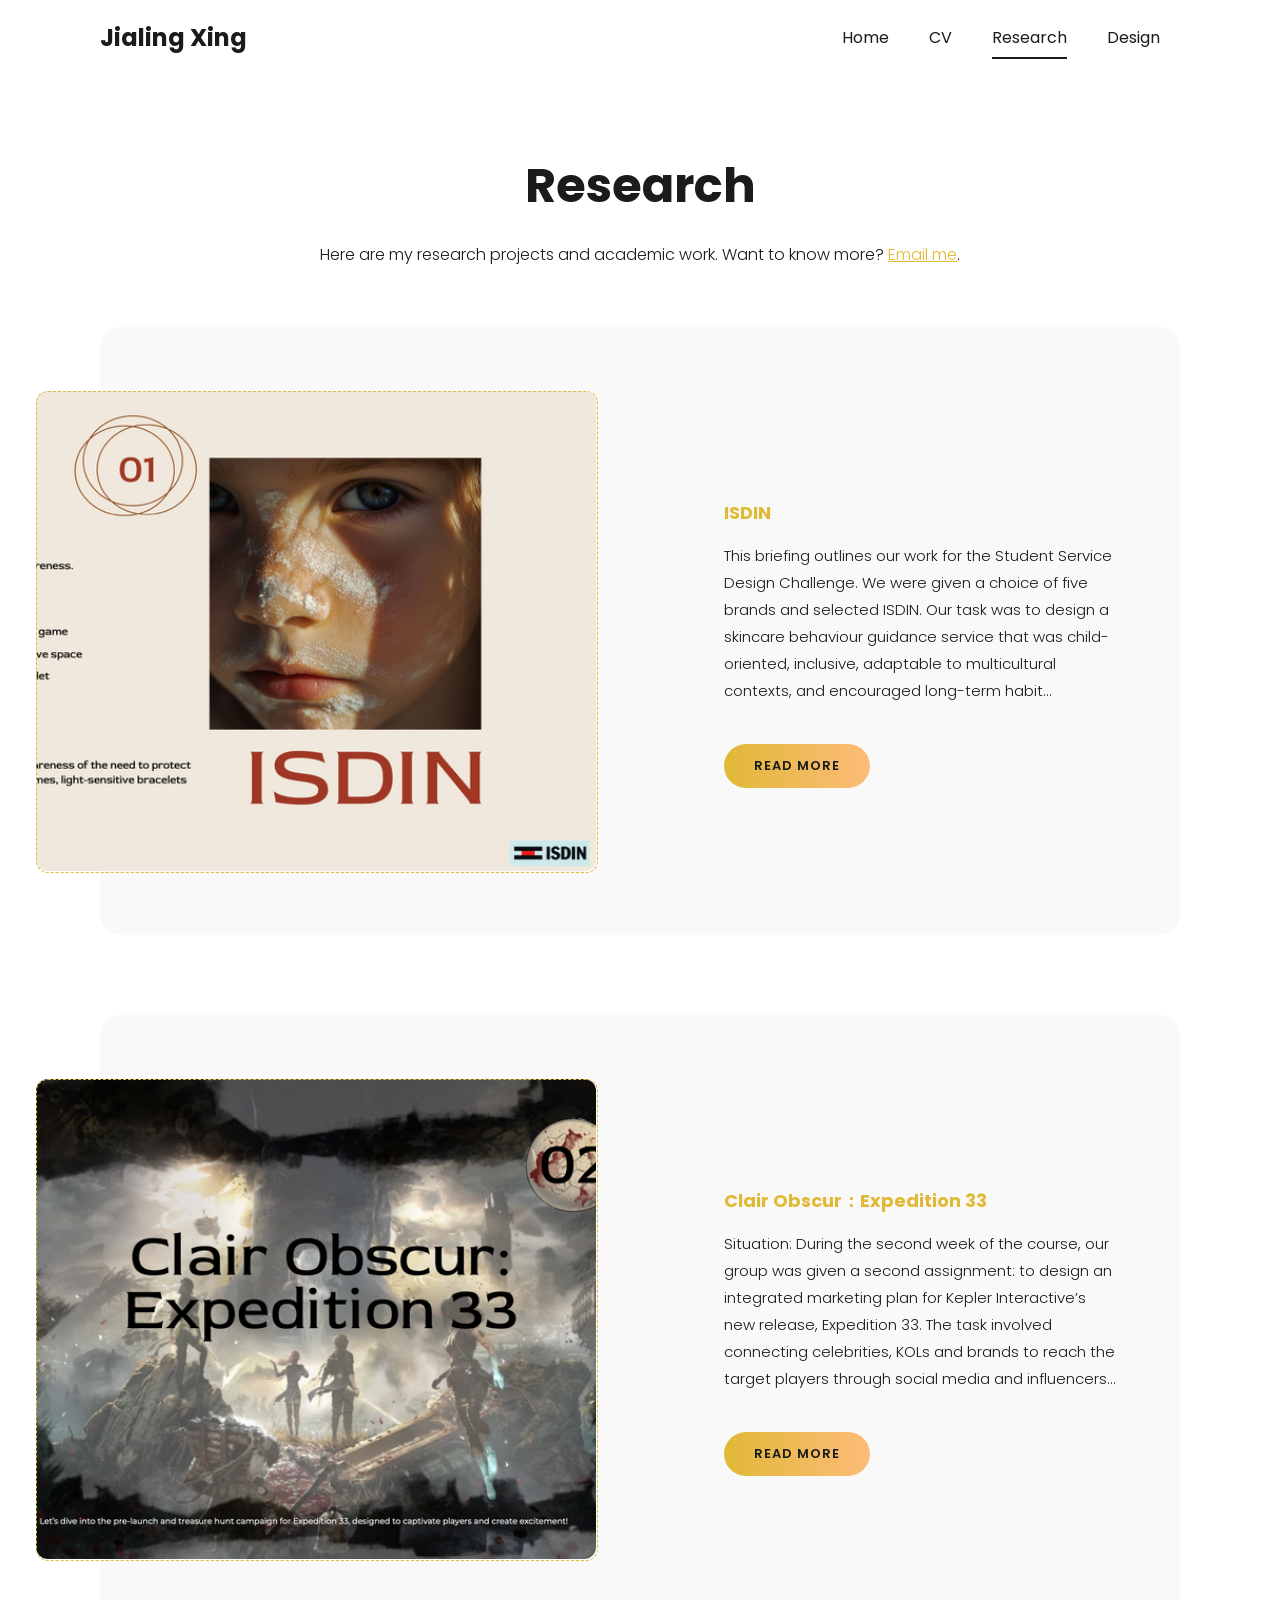
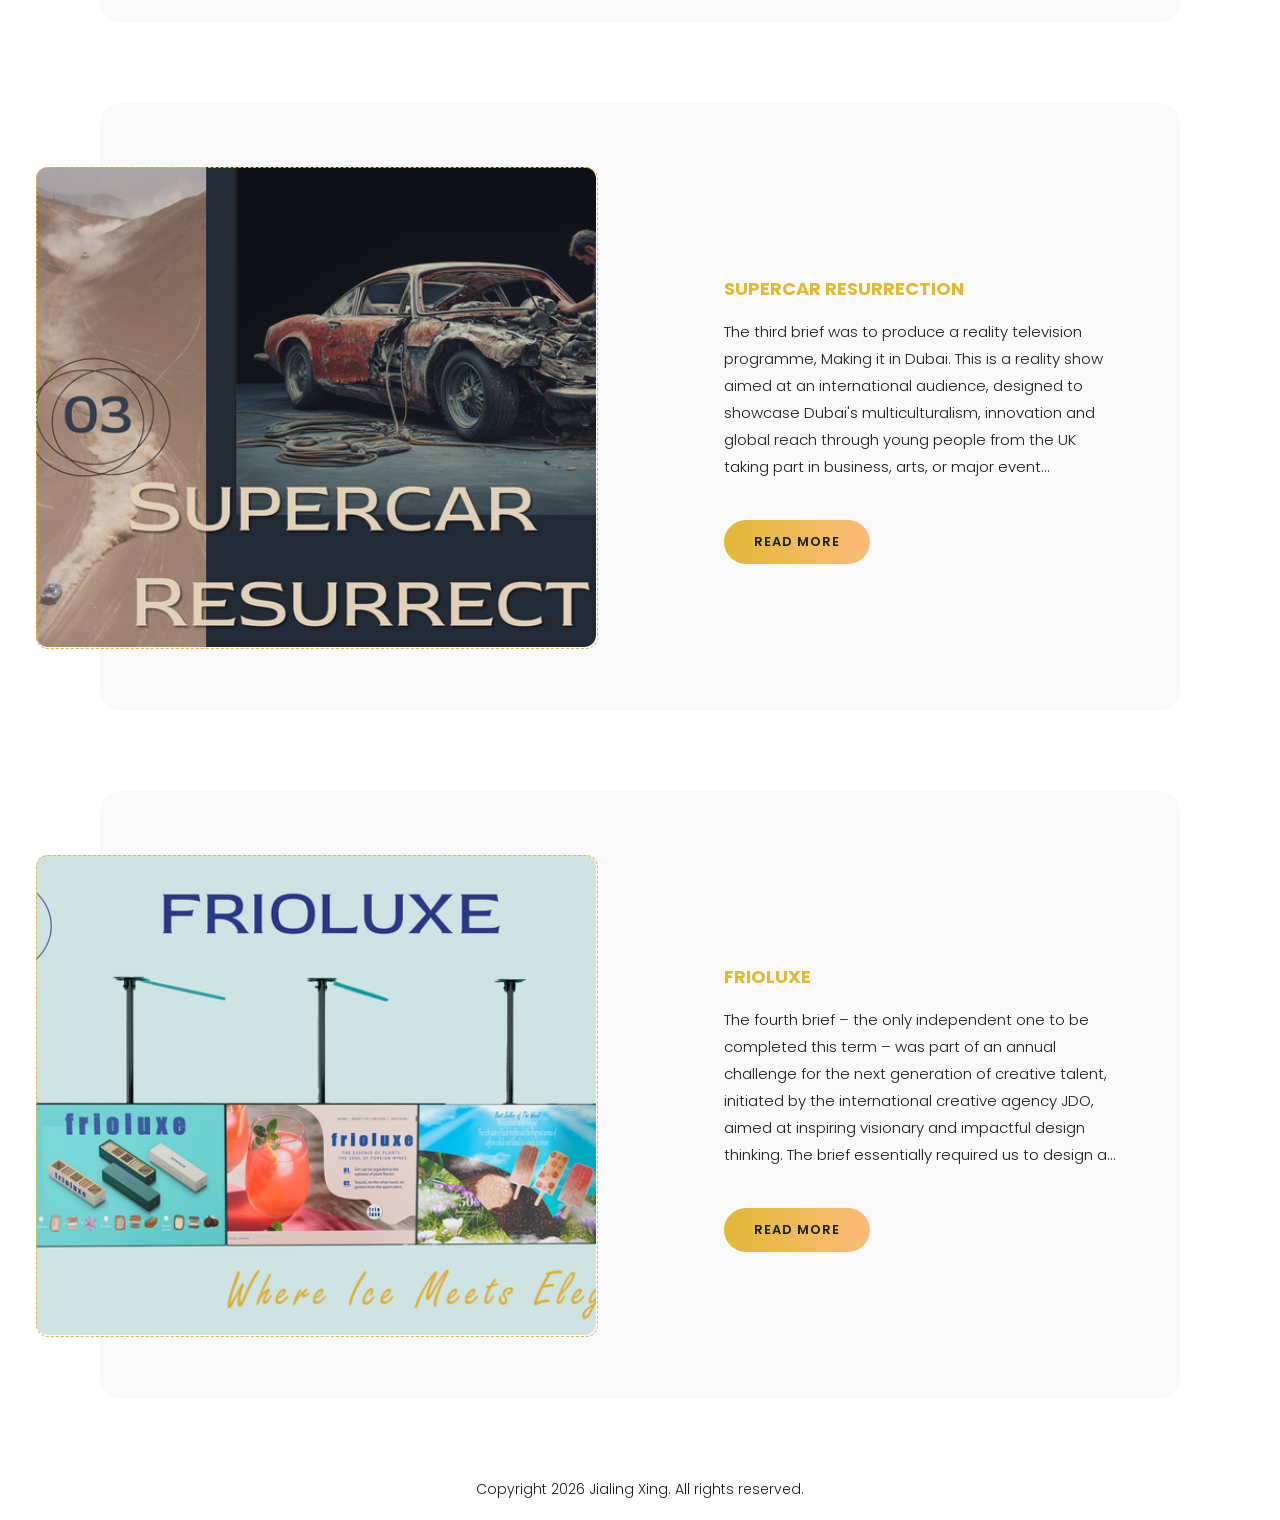
<file: research.html>
<!DOCTYPE html>
<html lang="en">

<head>
    <meta charset="UTF-8">
    <meta name="viewport" content="width=device-width, initial-scale=1.0">
    <title>Research - Jialing Xing Portfolio</title>
    <link rel="stylesheet" href="https://cdnjs.cloudflare.com/ajax/libs/font-awesome/5.15.3/css/all.min.css"
        integrity="sha512-iBBXm8fW90+nuLcSKlbmrPcLa0OT92xO1BIsZ+ywDWZCvqsWgccV3gFoRBv0z+8dLJgyAHIhR35VZc2oM/gI1w=="
        crossorigin="anonymous" referrerpolicy="no-referrer" />
    <link rel="stylesheet" href="./common.css">

    <!-- Research Page Styles -->
    <style>
        .research-container {
            max-width: 1200px;
            margin: 0 auto;
            padding: 150px 60px 60px;
        }

        .research-header {
            margin-bottom: 60px;
            text-align: center;
        }

        .research-header h1 {
            font-size: 48px;
            color: var(--white);
            margin-bottom: 20px;
        }

        .research-header p {
            color: var(--white);
            font-size: 16px;
            font-weight: 300;
        }

        .research-header a {
            color: var(--primary);
            text-decoration: underline;
        }

        .research-cards {
            display: flex;
            flex-direction: column;
            gap: 80px;
        }

        /* Blog Post Card Style */
        .research-card {
            width: 100%;
            padding: 4rem;
            background: rgba(219, 219, 219, 0.18);
            backdrop-filter: blur(10px);
            display: flex;
            align-items: center;
            border-radius: 20px;
            transition: all 0.3s ease;
        }

        .research-card:hover {
            transform: translateY(-5px);
        }

        .research-card-img {
            min-width: 35rem;
            max-width: 35rem;
            height: 30rem;
            transform: translateX(-8rem);
            position: relative;
        }

        .research-card-img img {
            width: 100%;
            height: 100%;
            object-fit: cover;
            display: block;
            border-radius: 12px;
        }

        .research-card-img::before {
            content: '';
            width: 100%;
            height: 100%;
            position: absolute;
            top: 0;
            left: 0;
            border-radius: 12px;
            border: 1px dashed var(--primary);
            ;
        }

        .research-card-info {
            flex: 1;
        }

        /* DOI 标签样式：作为研究元信息展示，并提示可交互 */
        .research-card-doi {
            display: inline-flex;
            align-items: center;
            gap: 8px;
            padding: 8px 0px;
            font-size: 14px;
            font-weight: 500;
            color: var(--primary);
            border: none;
            background: transparent;
            cursor: pointer;
            transition: all 0.3s ease;
        }

        .research-card-title {
            font-size: 18px;
            margin: 1.5rem 0 1rem;
            color: var(--primary);
            font-weight: 700;
        }

        .research-card-text {
            margin-bottom: 2.5rem;
            font-size: 15px;
            color: var(--white);
            line-height: 1.8;
            font-weight: 300;
        }

        .research-card-cta {
            display: inline-block;
            padding: 12px 30px;
            letter-spacing: 1px;
            text-transform: uppercase;
            text-decoration: none;
            font-size: 13px;
            color: var(--white);
            background: linear-gradient(to right, var(--primary) 0%, var(--secondary) 100%);
            border-radius: 30px;
            transition: all 0.3s ease;
            font-weight: 600;
        }

        .research-card-cta:hover {
            background: linear-gradient(to right, var(--secondary) 0%, var(--primary) 100%);
            transform: translateY(-2px);
            box-shadow: 0 5px 20px rgba(139, 251, 255, 0.4);
        }

        /* Responsive */
        @media screen and (max-width: 768px) {
            .research-container {
                padding: 120px 20px 40px;
            }

            .research-card {
                padding: 2rem;
                flex-direction: column;
            }

            .research-card-img {
                min-width: 100%;
                max-width: 100%;
                height: 25rem;
                transform: translate(0, -4rem);
            }

            .research-header h1 {
                font-size: 36px;
            }
        }
    </style>
</head>

<body>

  
    <header>
        <nav class="navbar">
            <h1><a href="index.html" class="logo">Jialing Xing</a></h1>
            <ul class="navigation-menu">
                <li><a href="index.html">Home</a></li>
                <li><a href="cv.html">CV</a></li>
                <li><a class="active" href="research.html">Research</a></li>
                <li><a href="design.html">Design</a></li>
                <!-- <li><a href="contact.html">Contact</a></li> -->
            </ul>
            <i class="mobile-menu-toggle fas fa-bars" aria-label="Toggle menu"></i>
        </nav>

        <div class="research-container">
            <div class="research-header">
                <h1>Research</h1>
                <p>Here are my research projects and academic work. Want to know more? <a
                        href="mailto:xjl15215998587@163.com">Email me</a>.</p>
            </div>

            <div class="research-cards">
                <!-- Research Card 1 -->
                <div class="research-card">
                    <div class="research-card-img">
                        <img src="./images/research/1.webp" alt="Research Project 1" style="object-position: right;" />
                    </div>
                    <div class="research-card-info">

                        <h2 class="research-card-title">ISDIN
                        </h2>
                        <p class="research-card-text">
                            This briefing outlines our work for the Student Service Design Challenge. We were given a
                            choice of five brands and selected ISDIN. Our task was to design a skincare behaviour
                            guidance service that was child-oriented, inclusive, adaptable to multicultural contexts,
                            and encouraged long-term habit formation. The service needed to be easy to understand and
                            use, while also enhancing children’s engagement through games, stories, or
                            technology—helping them grow into advocates for their own skin health and that of their
                            community. There were four of us on the team, but one male member was not actively involved
                            and was absent on the final pitch day.

                        </p>
                        <a href="research/detail-1.html" class="research-card-cta">Read More</a>
                    </div>
                </div>

                <!-- Research Card 2 -->
                <div class="research-card">
                    <div class="research-card-img">
                        <img src="./images/research/2.webp" alt="Research Project 2" />
                    </div>
                    <div class="research-card-info">

                        <h2 class="research-card-title">Clair Obscur：Expedition 33</h2>
                        <p class="research-card-text">
                            Situation:
                            During the second week of the course, our group was given a
                            second assignment: to design an integrated marketing plan for
                            Kepler Interactive’s new release, Expedition 33. The task
                            involved connecting celebrities, KOLs and brands to reach the
                            target players through social media and influencers. Although
                            the original team of three became a team of two due to the
                            absence of one member, we quickly adjusted our division of
                            labour to ensure the project progressed smoothly.
                        </p>
                        <a href="./research/detail-2.html" class="research-card-cta">Read More</a>
                    </div>
                </div>

                <!-- Research Card 3 -->
                <div class="research-card">
                    <div class="research-card-img">
                        <img src="./images/research/3.webp" alt="Research Project 3" />
                    </div>
                    <div class="research-card-info">
                        <h2 class="research-card-title">SUPERCAR RESURRECTION</h2>
                        <p class="research-card-text">
                            The third brief was to produce a reality
                            television programme, Making it in Dubai. This
                            is a reality show aimed at an international
                            audience, designed to showcase Dubai's
                            multiculturalism, innovation and global reach
                            through young people from the UK taking part
                            in business, arts, or major event challenges.
                            The objective was to inspire interest in and
                            recognition of the city’s diversity and potential
                            for the future.
                        </p>
                        <a href="./research/detail-3.html" class="research-card-cta">Read More</a>
                    </div>
                </div>

                <!-- Research Card 4 -->
                <div class="research-card">
                    <div class="research-card-img">
                        <img src="./images/research/4.webp" alt="Research Project 4" />
                    </div>
                    <div class="research-card-info">
                        <h2 class="research-card-title">FRIOLUXE</h2>
                        <p class="research-card-text">
                            The fourth brief – the only independent one to be completed this term – was part of an
                            annual challenge for the next generation of creative talent, initiated by the international
                            creative agency JDO, aimed at inspiring visionary and impactful design thinking. The brief
                            essentially required us to design a new snack brand for a pub.
                        </p>
                        <a href="./research/detail-4.html" class="research-card-cta">Read More</a>
                    </div>
                </div>

          
            </div>
        </div>
        <footer>
            <p>Copyright 2026 Jialing Xing. All rights reserved.</p>
        </footer>
    </header>

    <script src="./main.js"></script>
</body>

</html>
</file>
<file: common.css>
@import url('https://fonts.googleapis.com/css2?family=Poppins:wght@100;200;300;400;500;600;700;800;900&display=swap');


/* Global Styles */
*{
    margin: 0;
    padding: 0;
    box-sizing: border-box;
}

:root{
    --black:#433930;
    --white:#1b1b1b;
    --gray:#333;
    --primary:#E0B936;
    --secondary:#fdbb79;
    --third:#FF602A;
    --grey-text:rgba(87, 72, 72, 0.8);
}

body{
    font-family: 'Poppins', sans-serif;
    overflow-x: hidden;
}

body.overflow{
    overflow: hidden;
}

a{
    text-decoration: none;
}

li{
    list-style: none;
}



/* Header */
header{
    position: relative;
   

}

/* Navigation Bar */
.navbar{
    position: fixed;
    padding: 20px 100px;
    display: flex;
    justify-content: space-between;
    align-items: center;
    width: 100%;
    background-color: rgba(255, 255, 255, 0.161);
    backdrop-filter: blur(10px);
    -webkit-backdrop-filter: blur(20px);
    border-bottom: 1px solid rgba(255, 255, 255, 0.1);
    z-index: 999;
    transition: all 0.3s ease;
}

.logo{
    color: var(--white);
    user-select: none;
}

.navigation-menu {
    margin-left: 50px;
    display: flex;
    flex-wrap: wrap;
    transition: all .3s;
}

.navigation-menu li a{
    color: var(--white);
    margin: 0 20px;
}

.navigation-menu li:hover a:not(.active){
    color: var(--primary);
}

.navigation-menu li a.active{
    padding-bottom: 8px;
    border-bottom: 2px solid var(--white);
}

.mobile-menu-toggle{
    color: var(--white);
    font-size: 25px;
    display: none;
    cursor: pointer;
}

.mobile-menu-toggle:hover{
    color: var(--primary);
    transform: scale(1.1);
}

/* Button Styles */
.btn{
    width: 165px;
    height: 35px;
    font-size: 15px;
    border: none;
    position: relative;
    font-weight: 600;
    overflow: hidden;
    cursor: pointer;
    color: var(--black);
    transition: all 0.3s;
    background-color: var(--white);
}

.btn:before{
    content: '';
    width: 100%;
    height: 100%;
    position: absolute;
    top: 0;
    left: 0;
    transform: translateX(-100px) rotate(45deg);
    background-color: var(--secondary);
    transition: transform 0.3s;
}

.btn:after{
    content: '';
    width: 100%;
    height: 100%;
    position: absolute;
    top: 0;
    left: 0;
    transform: translateX(-110px) rotate(45deg);
    background-color: var(--primary);
    transition: transform 0.3s;
}

.btn:hover{
    border: 1px solid var(--white);
    color: var(--white);
    background-color: var(--black);
}

.btn:hover::before{
    transform: translateX(100px) rotate(45deg);
}

.btn:hover::after{
    transform: translateX(110px) rotate(45deg);
}

/* Section Common Styles */
.section{
    padding-top: 120px;
    display: flex;
    width: auto;
    flex-direction: column;
    margin: 0px 100px;
    align-items: center;
    justify-content: center;
}

.section .section-title{
    text-transform: uppercase;
    font-size: 50px;
    color: var(--white);
}

.section .section-desc{
    text-align: center;
    color: var(--white);
}

.section a{
    color: var(--primary);
}

.sec-dis{
    min-height: 100vh;
    display: flex;
    overflow-y: auto;
}

/* Animations */
@keyframes rotate {
    from{
        transform: rotate(0deg);
    }
    to{
        transform: rotate(360deg);
    }
}

/* Responsive - Mobile Navigation Only */
@media screen and (max-width:905px) {
    .navbar {
        padding: 20px 16px;
    }
    
    .logo{
        font-size: 20px;
    }
    
    .navigation-menu{
        position: absolute;
        justify-content: center;
        align-items: center;
        align-content: center;
        flex-direction: column;
        top: 0;
        left: 0;
        display: none;
        visibility: hidden;
        opacity: 0;
        transform: translateX(-50px) translateY(-50px);
        width: 100vw;
        height: 110vh;
        z-index: 100;
        background-color: var(--secondary);
    }
    
    .navigation-menu.dis{
        display: flex;
        opacity: 1;
        visibility: visible;
    }
    
    .navigation-menu li {
        margin-top: 30px;
    }
    
    .navigation-menu li a{
        font-size: 20px;
        position: relative;
        letter-spacing: 2px;
    }
    
    .navigation-menu:before{
        content: 'Navigation';
        color: rgba(158, 158, 158, 0.158);
        font-size: 80px;
        font-weight: 900;
        text-transform: uppercase;
        font-family: 'popins' ,sans-serif;
        transform: translateY(230px) translateX(-50px) rotate(90deg);
    }
    
    .mobile-menu-toggle {
        display: block;
        opacity: 1;
        z-index: 100;
    }
}




footer{
   
    width: 100%;
    color: var(--white);
    text-align: center;
    padding: 20px;
    font-size: 14px;
    font-weight: 300;
}

/* Page Transition Animations - Fade Effect */
/* Fallback for browsers without View Transitions API */
body {
    animation: fadeIn 0.5s ease-out;
}

@keyframes fadeIn {
    from {
        opacity: 0;
    }
    to {
        opacity: 1;
    }
}

@keyframes fadeOut {
    from {
        opacity: 1;
    }
    to {
        opacity: 0;
    }
}

body.page-exit {
    animation: fadeOut 0.3s ease-in forwards;
}

/* 研究卡片摘要文本：全局控制默认显示 6 行内容，保持卡片一致性 */
.research-card-text{
    /* 通过 WebKit 盒模型限制垂直方向的布局，防止文本撑开卡片 */
    display: -webkit-box;
    -webkit-box-orient: vertical;
    /* 限制最多 6 行且隐藏溢出内容，用省略号提示更多信息 */
    -webkit-line-clamp: 6;
    overflow: hidden;
    text-overflow: ellipsis;
    /* 行高 × 行数，确保视觉高度与 main 样式一致 */
    max-height: calc(1.8em * 6);
}

/* View Transitions API styles for modern browsers */
@supports (view-transition-name: none) {
    ::view-transition-old(root) {
        animation: fadeOut 0.3s ease-in;
    }
    
    ::view-transition-new(root) {
        animation: fadeIn 0.5s ease-out;
    }
}
</file>
